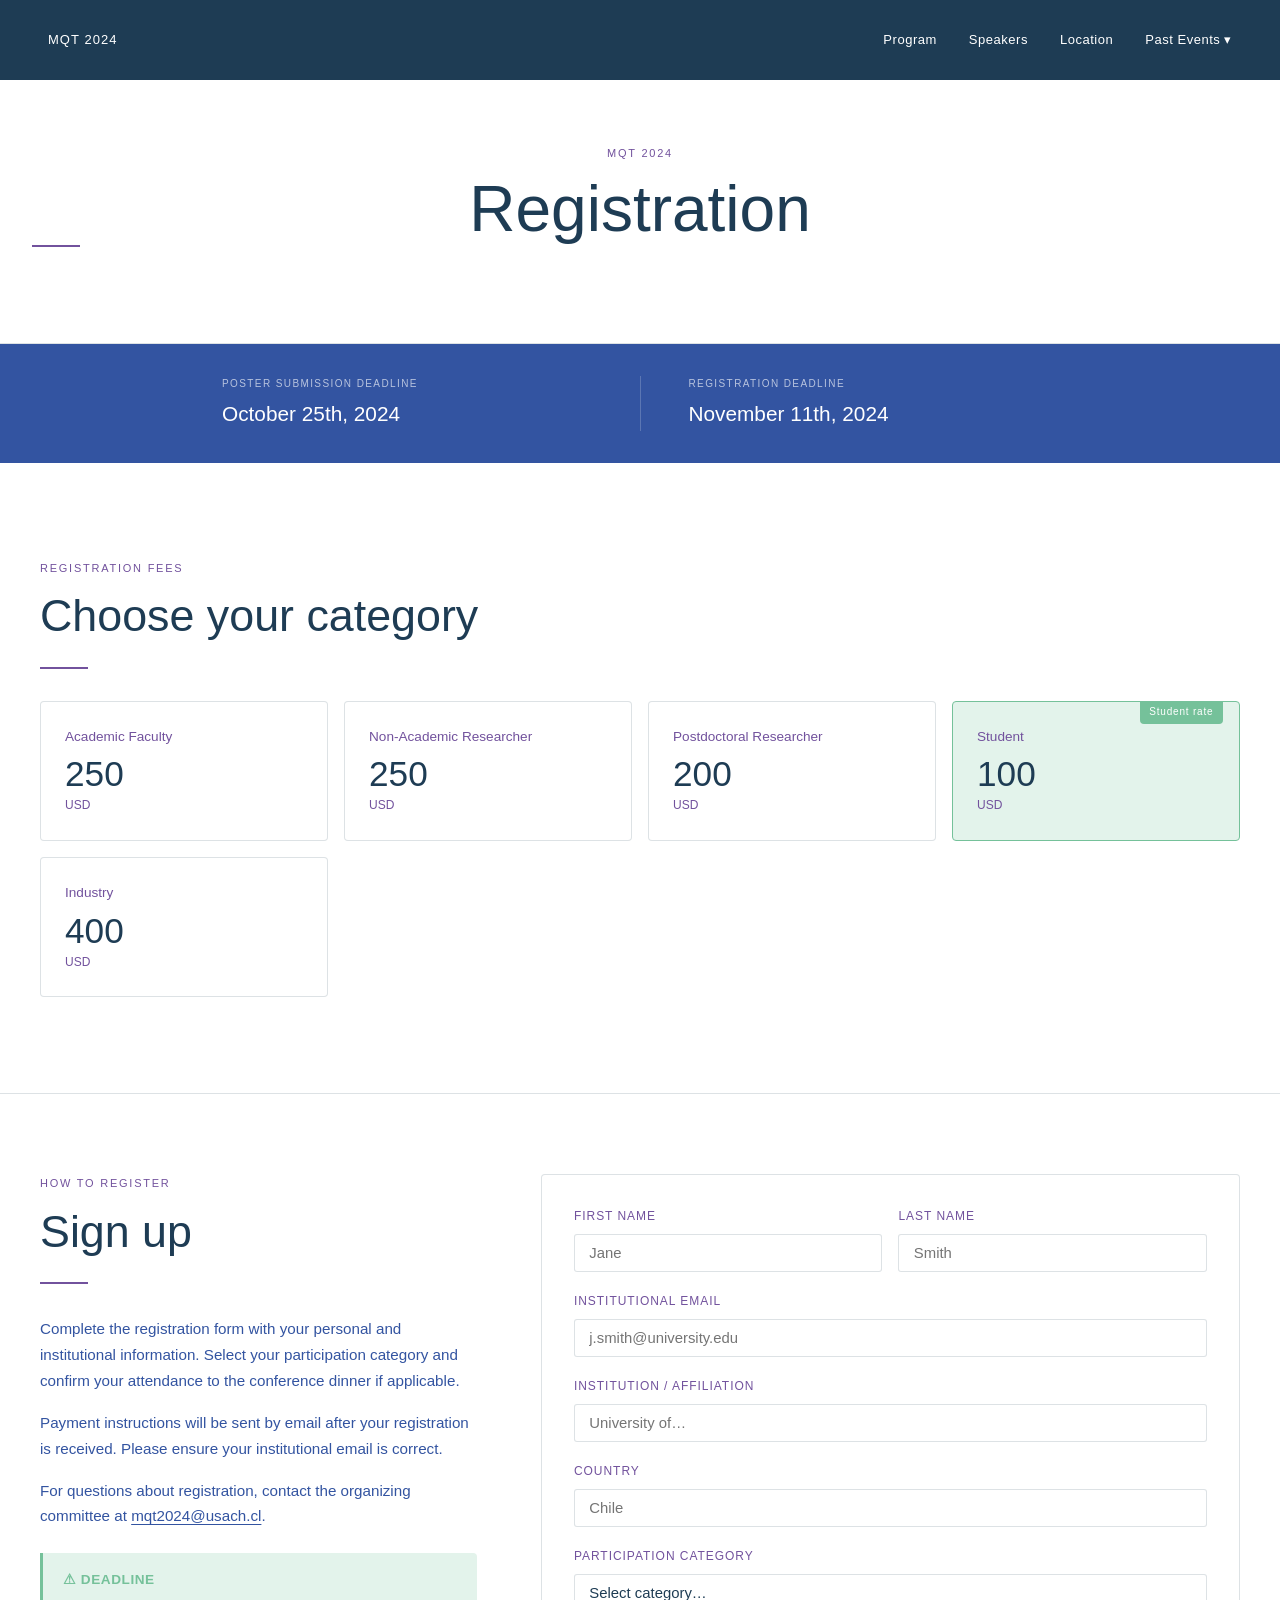
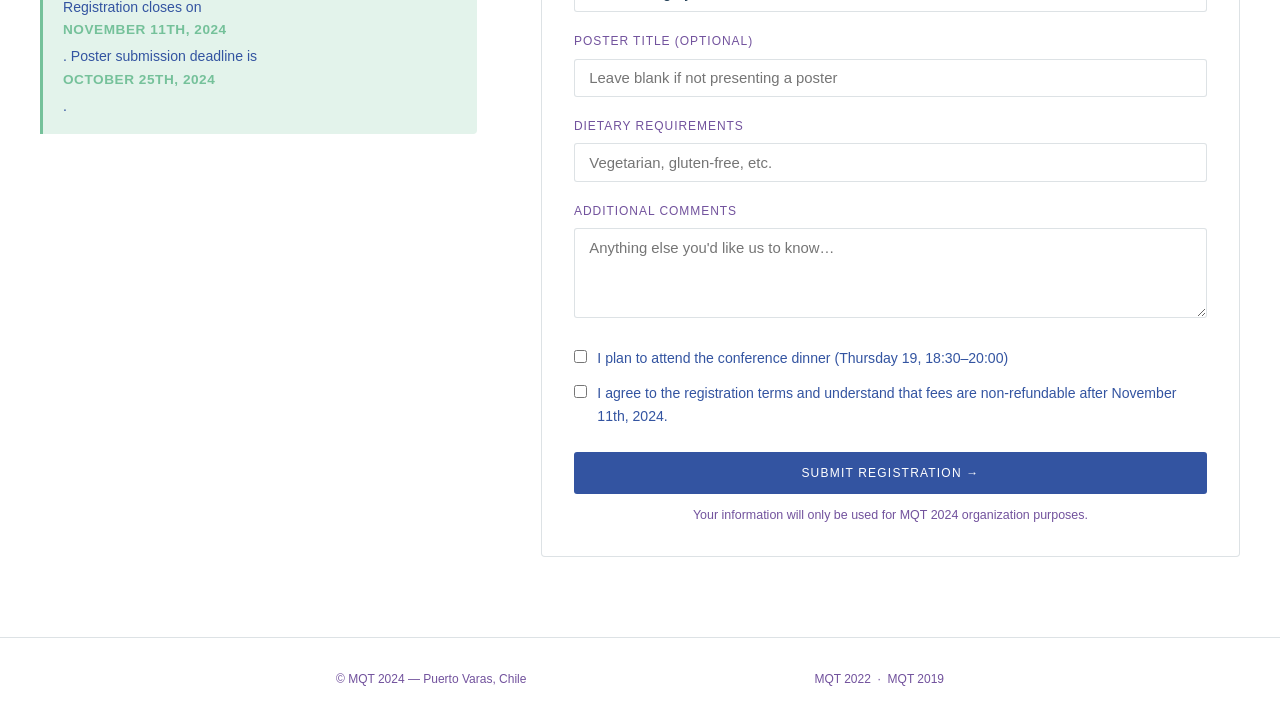
<file: registration.html>
<!DOCTYPE html>
<html lang="en">
<head>
  <meta charset="UTF-8">
  <meta name="viewport" content="width=device-width, initial-scale=1.0">
  <title>Registration – MQT 2024</title>
  <link rel="preconnect" href="https://fonts.googleapis.com">
  <link href="https://fonts.googleapis.com/css2?family=EB+Garamond:ital,wght@0,400;0,500;1,400&family=DM+Mono:wght@400;500&family=Figtree:wght@300;400;500;600&display=swap" rel="stylesheet">
  
  <link rel="stylesheet" href="style.css">

</head>
<body>

<nav>
  <a href="index.html" class="nav-brand">MQT 2024</a>
  <ul class="nav-links">
    <li><a href="program.html">Program</a></li>
    <li><a href="speakers.html">Speakers</a></li>
    <li><a href="location.html">Location</a></li>
    <li class="nav-dropdown">
      <a href="#">Past Events ▾</a>
      <div class="dropdown-menu">
        <a href="https://mqt2022.org" target="_blank">MQT 2022</a>
        <a href="http://mqt2019.org" target="_blank">MQT 2019</a>
      </div>
    </li>
  </ul>
</nav>

<div class="page-header">
  <div class="section-label">MQT 2024</div>
  <h1 class="page-title">Registration</h1>
  <div class="section-divider"></div>
</div>

<!-- DEADLINES BANNER -->
<div class="deadlines-banner">
  <div class="deadlines-inner">
    <div class="deadline-item">
      <div class="deadline-item-label">Poster submission deadline</div>
      <div class="deadline-item-date">October 25th, 2024</div>
    </div>
    <div class="deadline-sep"></div>
    <div class="deadline-item">
      <div class="deadline-item-label">Registration deadline</div>
      <div class="deadline-item-date">November 11th, 2024</div>
    </div>
  </div>
</div>

<!-- FEES -->
<section class="fees-section">
  <div class="container">
    <span class="block-label">Registration Fees</span>
    <h2 class="block-title">Choose your category</h2>
    <div class="block-divider"></div>

    <div class="fee-cards">
      <div class="fee-card">
        <div class="fee-category">Academic Faculty</div>
        <div class="fee-amount">250</div>
        <div class="fee-currency">USD</div>
      </div>
      <div class="fee-card">
        <div class="fee-category">Non-Academic Researcher</div>
        <div class="fee-amount">250</div>
        <div class="fee-currency">USD</div>
      </div>
      <div class="fee-card">
        <div class="fee-category">Postdoctoral Researcher</div>
        <div class="fee-amount">200</div>
        <div class="fee-currency">USD</div>
      </div>
      <div class="fee-card highlight">
        <div class="fee-category">Student</div>
        <div class="fee-amount">100</div>
        <div class="fee-currency">USD</div>
      </div>
      <div class="fee-card">
        <div class="fee-category">Industry</div>
        <div class="fee-amount">400</div>
        <div class="fee-currency">USD</div>
      </div>
    </div>
  </div>
</section>

<!-- FORM -->
<section class="form-section" id="register">
  <div class="container">
    <div class="reg-layout">
      <!-- INFO COLUMN -->
      <div>
        <span class="block-label">How to register</span>
        <h2 class="block-title">Sign up</h2>
        <div class="block-divider"></div>
        <div class="reg-info">
          <p>Complete the registration form with your personal and institutional information. Select your participation category and confirm your attendance to the conference dinner if applicable.</p>
          <p>Payment instructions will be sent by email after your registration is received. Please ensure your institutional email is correct.</p>
          <p>For questions about registration, contact the organizing committee at <a href="mailto:mqt2024@usach.cl">mqt2024@usach.cl</a>.</p>
        </div>
        <div class="reg-note">
          <strong>⚠ Deadline</strong>
          Registration closes on <strong>November 11th, 2024</strong>. Poster submission deadline is <strong>October 25th, 2024</strong>.
        </div>
      </div>

      <!-- FORM COLUMN -->
      <div class="reg-form" id="reg-form-wrap">
        <form id="regForm" onsubmit="handleSubmit(event)">
          <div class="form-row">
            <div class="form-group">
              <label for="first-name">First name</label>
              <input type="text" id="first-name" placeholder="Jane" required>
            </div>
            <div class="form-group">
              <label for="last-name">Last name</label>
              <input type="text" id="last-name" placeholder="Smith" required>
            </div>
          </div>

          <div class="form-group">
            <label for="email">Institutional email</label>
            <input type="email" id="email" placeholder="j.smith@university.edu" required>
          </div>

          <div class="form-group">
            <label for="institution">Institution / Affiliation</label>
            <input type="text" id="institution" placeholder="University of…" required>
          </div>

          <div class="form-group">
            <label for="country">Country</label>
            <input type="text" id="country" placeholder="Chile" required>
          </div>

          <div class="form-group">
            <label for="category">Participation category</label>
            <select id="category" required>
              <option value="" disabled selected>Select category…</option>
              <option value="faculty">Academic Faculty — 250 USD</option>
              <option value="non-academic">Non-Academic Researcher — 250 USD</option>
              <option value="postdoc">Postdoctoral Researcher — 200 USD</option>
              <option value="student">Student — 100 USD</option>
              <option value="industry">Industry — 400 USD</option>
            </select>
          </div>

          <div class="form-group">
            <label for="poster-title">Poster title (optional)</label>
            <input type="text" id="poster-title" placeholder="Leave blank if not presenting a poster">
          </div>

          <div class="form-group">
            <label for="dietary">Dietary requirements</label>
            <input type="text" id="dietary" placeholder="Vegetarian, gluten-free, etc.">
          </div>

          <div class="form-group">
            <label for="comments">Additional comments</label>
            <textarea id="comments" placeholder="Anything else you'd like us to know…"></textarea>
          </div>

          <div class="form-check">
            <input type="checkbox" id="dinner" name="dinner">
            <label for="dinner">I plan to attend the conference dinner (Thursday 19, 18:30–20:00)</label>
          </div>

          <div class="form-check">
            <input type="checkbox" id="terms" required>
            <label for="terms">I agree to the registration terms and understand that fees are non-refundable after November 11th, 2024.</label>
          </div>

          <div class="form-submit">
            <button type="submit" class="btn-primary">Submit Registration →</button>
          </div>
          <p class="form-disclaimer">Your information will only be used for MQT 2024 organization purposes.</p>
        </form>

        <div class="form-success" id="form-success">
          <div class="check">✓</div>
          <h3>Registration received!</h3>
          <p>Thank you for registering. You'll receive a confirmation email within 48 hours with payment instructions.</p>
        </div>
      </div>
    </div>
  </div>
</section>

<footer>
  <span>© MQT 2024 — Puerto Varas, Chile</span>
  <span><a href="https://mqt2022.org" target="_blank">MQT 2022</a> &nbsp;·&nbsp; <a href="http://mqt2019.org" target="_blank">MQT 2019</a></span>
</footer>

<script>
  function handleSubmit(e) {
    e.preventDefault();
    document.getElementById('regForm').style.display = 'none';
    document.getElementById('form-success').style.display = 'block';
  }
</script>
</body>
</html>
</file>
<file: style.css>
*,
*::before,
*::after {
  box-sizing: border-box;
  margin: 0;
  padding: 0;
}

:root {
  --navy: #1e3c54;
  --blue: #3354a1;
  --violet: #72529d;
  --white: #ffffff;
  --mint: #75c19a;
  --mint-pale: #e3f3eb;
  --border: rgba(30, 60, 84, 0.15);
  --ff-noto: "Noto Sans", sans-serif;
}

html {
  scroll-behavior: smooth;
}

body {
  font-family: var(--ff-noto);
  background: var(--white);
  color: var(--navy);
  font-size: 16px;
  line-height: 1.65;
}

a {
  color: var(--blue);
  text-decoration: underline;
  text-underline-offset: 3px;
}

nav {
  position: fixed;
  top: 0;
  left: 0;
  right: 0;
  z-index: 100;
  display: flex;
  align-items: center;
  justify-content: space-between;
  padding: 0 3rem;
  height: 80px;
  background: var(--navy);
  backdrop-filter: blur(12px);
  border-bottom: 1px solid var(--border);
  box-sizing: border-box;
}

.nav-brand {
  font-family: var(--ff-noto);
  font-size: 13px;
  font-weight: 500;
  letter-spacing: 0.08em;
  color: var(--white);
  text-decoration: none;
}

.nav-links {
  display: flex;
  gap: 2rem;
  list-style: none;
  align-items: center;
  margin: 0;
  padding: 0;
}

.nav-links a {
  font-size: 13px;
  font-weight: 500;
  letter-spacing: 0.04em;
  color: var(--white);
  text-decoration: none;
  transition: color 0.2s;
}

.nav-links a:hover,
.nav-links a.active {
  color: var(--mint);
}

.nav-dropdown {
  position: relative;
}

.nav-dropdown .dropdown-menu {
  display: none;
  position: absolute;
  top: 100%;
  right: 0;
  background: var(--white);
  border: 1px solid var(--border);
  border-radius: 6px;
  min-width: 160px;
  padding: 0.5rem 0;
  box-shadow: 0 8px 24px rgba(0, 0, 0, 0.08);
}

.nav-dropdown:hover .dropdown-menu {
  display: block;
}

.dropdown-menu a {
  display: block;
  padding: 0.5rem 1rem;
  font-size: 13px;
  color: var(--blue);
  text-decoration: none;
}

.dropdown-menu a:hover {
  color: var(--navy);
  background: var(--mint);
}

.nav-toggle {
  display: none;
  background: none;
  border: none;
  cursor: pointer;
  padding: 0.5rem;
}

.nav-toggle svg {
  fill: var(--white);
}

@media (max-width: 768px) {
  nav {
    padding: 0 1.5rem;
  }

  .nav-toggle {
    display: block;
  }

  .nav-links {
    position: absolute;
    top: 80px;
    right: -100%;
    width: 260px;
    height: calc(100vh - 80px);
    background: var(--navy);
    border-left: 1px solid var(--border);
    flex-direction: column;
    align-items: flex-start;
    padding: 2rem 1.5rem;
    gap: 1.5rem;
    transition: right 0.3s ease-in-out;
    box-shadow: -8px 8px 24px rgba(0, 0, 0, 0.15);
  }

  .nav-links.active {
    right: 0;
  }

  .nav-dropdown {
    width: 100%;
  }

  .nav-dropdown .dropdown-menu {
    position: relative;
    top: 0;
    right: 0;
    width: 100%;
    background: rgba(255, 255, 255, 0.05);
    box-shadow: none;
    border: none;
    margin-top: 0.5rem;
    padding: 0;
  }

  .dropdown-menu a {
    color: var(--white);
    padding: 0.6rem 1rem;
  }

  .dropdown-menu a:hover {
    background: transparent;
    color: var(--mint);
  }
}

.container {
  max-width: 1200px;
  margin: 0 auto;
}

.section-label,
.block-label {
  display: block;
  font-family: var(--ff-noto);
  font-size: 11px;
  letter-spacing: 0.16em;
  text-transform: uppercase;
  color: var(--violet);
  margin-bottom: 0.75rem;
}

.section-title,
.block-title {
  font-family: var(--ff-noto);
  font-size: clamp(2rem, 3.5vw, 2.8rem);
  font-weight: 400;
  line-height: 1.2;
  color: var(--navy);
  margin-bottom: 1.5rem;
}

.section-divider,
.block-divider {
  width: 48px;
  height: 2px;
  background: var(--violet);
  margin-bottom: 2rem;
}

.section-divider--center {
  margin-left: auto;
  margin-right: auto;
}

.page-header {
  padding: 9rem 2rem 4rem;
  text-align: center;
  background: var(--white);
  border-bottom: 1px solid var(--border);
}

.page-title {
  font-family: var(--ff-noto);
  font-size: clamp(2.5rem, 5vw, 4rem);
  font-weight: 400;
  line-height: 1.1;
  color: var(--navy);
}

footer {
  border-top: 1px solid var(--border);
  padding: 2rem 3rem;
  display: flex;
  justify-content: space-evenly;
  align-items: center;
  font-family: var(--ff-noto);
  font-size: 12px;
  color: var(--violet);
}

footer a {
  color: var(--violet);
  text-decoration: none;
}

footer a:hover {
  color: var(--blue);
}

footer .footer-title {
  font-family: var(--ff-noto);
  font-size: clamp(2rem, 3.5vw, 2rem);
  font-weight: 400;
  line-height: 1.2;
  color: var(--navy);
  margin-bottom: 1.5rem;
}

.fade-in {
  opacity: 0;
  transform: translateY(20px);
  transition: opacity 0.6s ease, transform 0.6s ease;
}

.fade-in.visible {
  opacity: 1;
  transform: translateY(0);
}

.hero {
  position: relative;
  min-height: 100vh;
  display: flex;
  flex-direction: column;
  align-items: center;
  justify-content: center;
  text-align: center;
  padding: 8rem 2rem 5rem;
  overflow: hidden;
}

.hero-bg {
  position: absolute;
  inset: 0;
  background:
    radial-gradient(ellipse 60% 50% at 50% 60%, rgba(30, 60, 84, 0.07) 0%, transparent 70%),
    linear-gradient(180deg, var(--white) 0%, var(--white) 100%);
}

.hero-eyebrow {
  position: relative;
  font-family: var(--ff-noto);
  font-size: 11px;
  letter-spacing: 0.18em;
  text-transform: uppercase;
  color: var(--violet);
  margin-bottom: 2rem;
  display: inline-flex;
  align-items: center;
  gap: 0.75rem;
}

.hero-eyebrow::before,
.hero-eyebrow::after {
  content: "";
  display: block;
  width: 40px;
  height: 1px;
  background: var(--violet);
}

.hero-title {
  position: relative;
  font-family: var(--ff-noto);
  font-size: clamp(2.8rem, 6vw, 4rem);
  font-weight: 400;
  line-height: 1.1;
  letter-spacing: -0.01em;
  color: var(--navy);
  max-width: 900px;
  margin-bottom: 1.5rem;
}

.hero-title em {
  font-style: italic;
  color: var(--blue);
}

.hero-subtitle {
  position: relative;
  font-family: var(--ff-noto);
  font-size: 1.35rem;
  color: var(--blue);
  font-style: italic;
  margin-bottom: 2.5rem;
}

.hero-badge {
  position: relative;
  display: inline-flex;
  align-items: center;
  gap: 0.5rem;
  background: var(--mint-pale);
  border: 1px solid var(--violet);
  border-radius: 100px;
  padding: 0.45rem 1.25rem;
  font-family: var(--ff-noto);
  font-size: 12px;
  letter-spacing: 0.06em;
  color: var(--violet);
  margin-bottom: 3rem;
}

.hero-photo {
  position: relative;
  width: min(700px, 90%);
  border-radius: 4px;
  overflow: hidden;
  box-shadow: 0 32px 80px rgba(30, 60, 84, 0.18);
  border: 1px solid var(--border);
}

.hero-photo img {
  width: 100%;
  display: block;
}

.about-section {
  padding: 6rem 2rem;
  background: var(--white);
  border-top: 1px solid var(--border);
  border-bottom: 1px solid var(--border);
}

.about-grid {
  display: grid;
  grid-template-columns: 1fr 1fr;
  gap: 4rem;
  align-items: start;
}

.about-text p {
  font-size: 1.05rem;
  color: var(--blue);
  margin-bottom: 1rem;
  line-height: 1.75;
}

.about-text p:last-child {
  margin-bottom: 0;
}

.about-text a {
  color: var(--blue);
  font-weight: 700;
  text-decoration: none;
}

.about-text a:hover {
  color: var(--navy);
  text-decoration: underline;
}

.venue-section {
  padding: 6rem 2rem;
}

.venue-card {
  background: var(--white);
  border: 1px solid var(--border);
  border-radius: 4px;
  padding: 2.5rem;
  margin-top: 2rem;
  display: flex;
  gap: 2rem;
  align-items: center;
}

.venue-icon {
  width: 48px;
  height: 48px;
  flex-shrink: 0;
  background: var(--mint);
  border-radius: 4px;
  display: flex;
  align-items: center;
  justify-content: center;
}

.venue-icon svg {
  width: 24px;
  height: 24px;
  stroke: var(--white);
  fill: none;
  stroke-width: 1.5;
}

.venue-body h3 {
  font-family: var(--ff-noto);
  font-size: 1.4rem;
  font-weight: 400;
  margin-bottom: 0.5rem;
}

.venue-body p {
  color: var(--blue);
  font-size: 0.95rem;
}

.venue-body a {
  color: var(--blue);
  text-decoration: underline;
  text-underline-offset: 3px;
}

.dates-section {
  padding: 6rem 2rem;
  background: var(--white);
  border-top: 1px solid var(--border);
  border-bottom: 1px solid var(--border);
}

.dates-grid {
  display: grid;
  grid-template-columns: 1fr 1fr;
  gap: 3rem;
}

.date-block {
  padding: 2rem;
  background: var(--white);
  border: 1px solid var(--border);
  border-radius: 4px;
  position: relative;
  overflow: hidden;
}

.date-block::before {
  content: "";
  position: absolute;
  top: 0;
  left: 0;
  bottom: 0;
  width: 3px;
  background: var(--violet);
}

.date-block a {
  color: var(--blue);
  text-decoration: none;
}

.date-block a:hover {
  color: var(--navy);
  text-decoration: underline;
}

.date-label {
  font-family: var(--ff-noto);
  font-size: 11px;
  letter-spacing: 0.12em;
  text-transform: uppercase;
  color: var(--violet);
  margin-bottom: 0.5rem;
}

.date-value {
  font-family: var(--ff-noto);
  font-size: 1.25rem;
  color: var(--navy);
  font-weight: 500;
}

.fees-section {
  padding: 6rem 2rem;
}

.fees-table {
  width: 100%;
  border-collapse: collapse;
  margin-top: 2rem;
  font-size: 0.95rem;
}

.fees-table thead tr {
  border-bottom: 2px solid var(--navy);
}

.fees-table th {
  font-family: var(--ff-noto);
  font-size: 11px;
  letter-spacing: 0.1em;
  text-transform: uppercase;
  color: var(--violet);
  padding: 0.5rem 1rem 0.75rem;
  text-align: left;
  font-weight: 400;
}

.fees-table th:last-child {
  text-align: right;
}

.fees-table td {
  font-family: var(--ff-noto);
  padding: 1rem;
  border-bottom: 1px solid var(--border);
  color: var(--blue);
}

.fees-table td:last-child {
  text-align: right;
  font-size: 1rem;
  color: var(--navy);
  font-weight: 500;
}

.fees-table tbody tr:hover {
  background: var(--mint-pale);
}

.fees-table tbody tr.highlight td {
  color: var(--navy);
  font-weight: 500;
}

.sponsors-section {
  padding: 6rem 2rem;
  background: var(--white);
  border-top: 1px solid var(--border);
}

.sponsors-grid {
  display: flex;
  flex-wrap: wrap;
  gap: 2.5rem;
  align-items: center;
  justify-content: center;
}

.sponsor-item img {
  height: 100px;
  width: auto;
  object-fit: contain;
  transition: opacity 0.2s, filter 0.2s;
}

.sponsor-item img:hover {
  opacity: 0.85;
  filter: grayscale(0.3);
}

.download-bar {
  background: var(--blue);
  padding: 1rem 2rem;
  display: flex;
  align-items: center;
  justify-content: center;
  gap: 1rem;
}

.download-bar p {
  font-family: var(--ff-noto);
  font-size: 12px;
  color: rgba(255, 255, 255, 0.75);
  letter-spacing: 0.06em;
}

.download-bar a {
  display: inline-flex;
  align-items: center;
  gap: 0.5rem;
  background: var(--white);
  color: var(--blue);
  font-family: var(--ff-noto);
  font-size: 12px;
  letter-spacing: 0.06em;
  text-decoration: none;
  padding: 0.5rem 1.25rem;
  border-radius: 3px;
  font-weight: 500;
  transition: opacity 0.2s;
}

.download-bar a:hover {
  opacity: 0.85;
}

.week-section {
  padding: 4rem 2rem;
  text-align: center;
}

.week-section img {
  max-width: 900px;
  width: 100%;
  border: 1px solid var(--border);
  border-radius: 4px;
}

.schedule-section {
  padding: 2rem 2rem 6rem;
}

.day-tabs {
  display: flex;
  gap: 0;
  border-bottom: 2px solid var(--border);
  margin-bottom: 0;
  overflow-x: auto;
}

.day-tab {
  font-family: var(--ff-noto);
  font-size: 12px;
  letter-spacing: 0.08em;
  padding: 0.75rem 1.5rem;
  cursor: pointer;
  color: var(--violet);
  border-bottom: 2px solid transparent;
  margin-bottom: -2px;
  white-space: nowrap;
  transition: color 0.2s, border-color 0.2s;
  background: none;
  border-top: none;
  border-left: none;
  border-right: none;
}

.day-tab:hover {
  color: var(--blue);
}

.day-tab.active {
  color: var(--blue);
  border-bottom-color: var(--blue);
}

.day-panel {
  display: none;
  padding-top: 2rem;
}

.day-panel.active {
  display: block;
}

.schedule-item {
  display: grid;
  grid-template-columns: 140px 1fr;
  gap: 1.5rem;
  padding: 1rem 0;
  border-bottom: 1px solid var(--border);
  align-items: start;
}

.schedule-item:last-child {
  border-bottom: none;
}

.schedule-time {
  font-family: var(--ff-noto);
  font-size: 12px;
  color: var(--violet);
  padding-top: 3px;
}

.schedule-title {
  font-family: var(--ff-noto);
  font-size: 1.05rem;
  font-weight: 400;
  color: var(--navy);
  line-height: 1.4;
}

.schedule-title a {
  color: var(--blue);
  text-decoration: none;
}

.schedule-title a:hover {
  text-decoration: underline;
}

.schedule-speaker {
  font-size: 0.85rem;
  color: var(--blue);
  margin-top: 0.2rem;
}

.schedule-speaker a {
  color: var(--blue);
  text-decoration: none;
}

.schedule-speaker a:hover {
  color: var(--navy);
}

.schedule-break {
  background: var(--mint-pale);
}

.schedule-break .schedule-title {
  color: var(--violet);
  font-style: italic;
  font-size: 0.9rem;
}

.schedule-break .schedule-time {
  color: var(--violet);
}

.schedule-special {
  background: var(--mint-pale);
  border-left: 3px solid var(--mint);
  padding-left: 1rem;
}

.schedule-special .schedule-title {
  color: var(--blue);
  font-style: italic;
}

.poster-label {
  font-family: var(--ff-noto);
  font-size: 11px;
  letter-spacing: 0.12em;
  text-transform: uppercase;
  color: var(--violet);
  margin: 2.5rem 0 1rem;
  display: block;
}

.poster-item {
  display: grid;
  grid-template-columns: 48px 1fr;
  gap: 1rem;
  padding: 0.75rem 0;
  border-bottom: 1px solid var(--border);
  align-items: start;
}

.poster-num {
  font-family: var(--ff-noto);
  font-size: 12px;
  color: var(--violet);
  font-weight: 500;
  padding-top: 3px;
}

.poster-title {
  font-family: var(--ff-noto);
  font-size: 0.95rem;
  color: var(--navy);
  line-height: 1.4;
}

.poster-title a {
  color: var(--blue);
  text-decoration: none;
}

.poster-author {
  font-size: 0.82rem;
  color: var(--blue);
  margin-top: 0.15rem;
}

.speakers-section {
  padding: 5rem 2rem;
}

.speakers-grid {
  display: grid;
  grid-template-columns: repeat(auto-fill, minmax(260px, 1fr));
  gap: 1px;
  border-radius: 4px;
  overflow: hidden;
}

.speaker-card {
  background: var(--white);
  padding: 1.25rem 1.5rem;
  transition: background 0.15s;
}

.speaker-card:hover {
  background: var(--mint);
}

.speaker-name {
  font-family: var(--ff-noto);
  font-size: 1.05rem;
  font-weight: 500;
  color: var(--navy);
}

.speaker-affil {
  font-size: 0.82rem;
  color: var(--violet);
  margin-top: 0.2rem;
}

.organizers-section {
  padding: 5rem 2rem;
  background: var(--white);
  border-top: 1px solid var(--border);
}

.organizers-grid {
  display: grid;
  grid-template-columns: repeat(auto-fill, minmax(300px, 1fr));
  gap: 1.5rem;
  margin-top: 1rem;
}

.organizer-card {
  display: flex;
  gap: 1.25rem;
  align-items: flex-start;
  background: var(--white);
  border: 1px solid var(--border);
  border-radius: 4px;
  padding: 1.25rem;
}

.organizer-photo {
  width: 72px;
  height: 72px;
  border-radius: 50%;
  object-fit: cover;
  flex-shrink: 0;
  border: 2px solid var(--border);
  background: var(--white);
}

.organizer-initials {
  width: 72px;
  height: 72px;
  border-radius: 50%;
  flex-shrink: 0;
  background: var(--mint);
  display: flex;
  align-items: center;
  justify-content: center;
  font-family: var(--ff-noto);
  font-size: 1.2rem;
  color: var(--white);
  font-weight: 500;
}

.organizer-name {
  font-family: var(--ff-noto);
  font-size: 1.1rem;
  font-weight: 500;
  color: var(--navy);
}

.organizer-inst {
  font-size: 0.83rem;
  color: var(--violet);
  margin-top: 0.2rem;
  line-height: 1.4;
}

.content-section {
  padding: 5rem 2rem;
}

.map-wrap {
  display: flex;
  flex-wrap: wrap;
  justify-content: space-around;
  align-items: center;
  gap: 2rem;
  border-radius: 4px;
  overflow: hidden;
  margin-bottom: 2rem;
}

.map-wrap img {
  width: 100%;
  max-width: 400px;
  display: block;
  object-fit: cover;
  filter: grayscale(0.2) brightness(0.9);
  transition: filter 0.2s;
  border-radius: 4px;
}

.map-wrap iframe {
  display: block;
  width: 100%;
  max-width: 700px;
  height: 420px;
  border: none;
  border-radius: 4px;
}

.info-grid {
  display: grid;
  grid-template-columns: 1fr 1fr;
  gap: 1.5rem;
  margin-top: 2rem;
}

.info-card {
  background: var(--white);
  border: 1px solid var(--border);
  border-radius: 4px;
  padding: 1.5rem;
  position: relative;
  overflow: hidden;
}

.info-card::before {
  content: "";
  position: absolute;
  top: 0;
  left: 0;
  right: 0;
  height: 3px;
  background: var(--blue);
}

.info-card-label {
  font-family: var(--ff-noto);
  font-size: 11px;
  letter-spacing: 0.12em;
  text-transform: uppercase;
  color: var(--violet);
  margin-bottom: 0.5rem;
}

.info-card-title {
  font-family: var(--ff-noto);
  font-size: 1.15rem;
  color: var(--navy);
  margin-bottom: 0.5rem;
}

.info-card p {
  font-size: 0.9rem;
  color: var(--blue);
  line-height: 1.6;
}

.flights-section {
  padding: 2rem 2rem;
  background: var(--white);
  border-top: 1px solid var(--border);
}

.flight-row {
  display: flex;
  align-items: flex-start;
  gap: 1.5rem;
  padding: 1.5rem 0;
  border-bottom: 1px solid var(--border);
}

.flight-row:last-child {
  border-bottom: none;
}

.flight-icon {
  width: 40px;
  height: 40px;
  flex-shrink: 0;
  background: var(--mint);
  border-radius: 4px;
  display: flex;
  align-items: center;
  justify-content: center;
}

.flight-icon svg {
  width: 20px;
  height: 20px;
  stroke: var(--white);
  fill: none;
  stroke-width: 1.5;
}

.flight-text strong {
  color: var(--navy);
  font-weight: 600;
}

.flight-text p {
  font-size: 0.92rem;
  color: var(--blue);
  margin-top: 0.25rem;
}

.airlines {
  display: flex;
  gap: 1rem;
  flex-wrap: wrap;
  margin-top: 1rem;
}

.airline-tag {
  font-family: var(--ff-noto);
  font-size: 11px;
  letter-spacing: 0.06em;
  padding: 0.3rem 0.75rem;
  background: var(--mint-pale);
  color: var(--blue);
  border-radius: 3px;
}

.deadlines-banner {
  background: var(--blue);
  color: var(--white);
}

.deadlines-inner {
  max-width: 900px;
  margin: 0 auto;
  padding: 2rem;
  display: flex;
  gap: 3rem;
  align-items: center;
  flex-wrap: wrap;
}

.deadline-item {
  flex: 1;
  min-width: 200px;
}

.deadline-item-label {
  font-family: var(--ff-noto);
  font-size: 10px;
  letter-spacing: 0.14em;
  text-transform: uppercase;
  color: rgba(255, 255, 255, 0.65);
  margin-bottom: 0.3rem;
}

.deadline-item-date {
  font-family: var(--ff-noto);
  font-size: 1.3rem;
  color: var(--white);
}

.deadline-sep {
  width: 1px;
  background: rgba(255, 255, 255, 0.2);
  align-self: stretch;
}

.fees-cards-section {
  padding: 5rem 2rem;
}

.fee-cards {
  display: grid;
  grid-template-columns: repeat(auto-fill, minmax(240px, 1fr));
  gap: 1rem;
}

.fee-card {
  background: var(--white);
  border: 1px solid var(--border);
  border-radius: 4px;
  padding: 1.5rem;
  position: relative;
  transition: border-color 0.2s;
}

.fee-card:hover {
  border-color: var(--blue);
}

.fee-card.highlight {
  border-color: var(--mint);
  background: var(--mint-pale);
}

.fee-card.highlight::after {
  content: "Student rate";
  position: absolute;
  top: -1px;
  right: 1rem;
  font-family: var(--ff-noto);
  font-size: 10px;
  letter-spacing: 0.08em;
  background: var(--mint);
  color: var(--white);
  padding: 0.2rem 0.6rem;
  border-radius: 0 0 4px 4px;
}

.fee-category {
  font-size: 0.85rem;
  color: var(--violet);
  margin-bottom: 0.5rem;
}

.fee-amount {
  font-family: var(--ff-noto);
  font-size: 2.2rem;
  font-weight: 400;
  color: var(--navy);
  line-height: 1;
}

.fee-currency {
  font-family: var(--ff-noto);
  font-size: 12px;
  color: var(--violet);
  margin-top: 0.3rem;
}

.form-section {
  padding: 5rem 2rem;
  background: var(--white);
  border-top: 1px solid var(--border);
}

.reg-layout {
  display: grid;
  grid-template-columns: 1fr 1.6fr;
  gap: 4rem;
  align-items: start;
}

.reg-info p {
  font-size: 0.95rem;
  color: var(--blue);
  margin-bottom: 1rem;
  line-height: 1.7;
}

.reg-note {
  background: var(--mint-pale);
  border-left: 3px solid var(--mint);
  padding: 1rem 1.25rem;
  border-radius: 0 4px 4px 0;
  font-size: 0.88rem;
  color: var(--blue);
  margin-top: 1.5rem;
}

.reg-note strong {
  color: var(--mint);
  display: block;
  margin-bottom: 0.25rem;
  font-size: 0.85rem;
  letter-spacing: 0.04em;
  font-family: var(--ff-noto);
  text-transform: uppercase;
}

.reg-form {
  background: var(--white);
  border: 1px solid var(--border);
  border-radius: 4px;
  padding: 2rem;
}

.form-group {
  margin-bottom: 1.25rem;
}

.form-group label {
  display: block;
  font-size: 12px;
  font-family: var(--ff-noto);
  letter-spacing: 0.08em;
  text-transform: uppercase;
  color: var(--violet);
  margin-bottom: 0.4rem;
}

.form-group input,
.form-group select,
.form-group textarea {
  width: 100%;
  padding: 0.65rem 0.9rem;
  border: 1px solid var(--border);
  border-radius: 3px;
  background: var(--white);
  color: var(--navy);
  font-family: var(--ff-noto);
  font-size: 0.93rem;
  outline: none;
  transition: border-color 0.2s;
  appearance: none;
}

.form-group input:focus,
.form-group select:focus,
.form-group textarea:focus {
  border-color: var(--blue);
}

.form-group textarea {
  resize: vertical;
  min-height: 90px;
}

.form-row {
  display: grid;
  grid-template-columns: 1fr 1fr;
  gap: 1rem;
}

.form-check {
  display: flex;
  align-items: flex-start;
  gap: 0.65rem;
  margin-bottom: 0.75rem;
}

.form-check input[type="checkbox"] {
  margin-top: 3px;
  flex-shrink: 0;
  accent-color: var(--blue);
}

.form-check label {
  font-size: 0.88rem;
  color: var(--blue);
  cursor: pointer;
}

.form-submit {
  margin-top: 1.5rem;
}

.btn-primary {
  width: 100%;
  padding: 0.85rem;
  background: var(--blue);
  color: var(--white);
  border: none;
  border-radius: 3px;
  font-family: var(--ff-noto);
  font-size: 12px;
  letter-spacing: 0.1em;
  text-transform: uppercase;
  cursor: pointer;
  transition: opacity 0.2s;
}

.btn-primary:hover {
  opacity: 0.88;
}

.form-disclaimer {
  font-size: 0.78rem;
  color: var(--violet);
  text-align: center;
  margin-top: 0.75rem;
  line-height: 1.5;
}

.form-success {
  display: none;
  text-align: center;
  padding: 3rem 2rem;
}

.form-success .check {
  font-size: 2.5rem;
  margin-bottom: 1rem;
}

.form-success h3 {
  font-family: var(--ff-noto);
  font-size: 1.5rem;
  color: var(--navy);
  margin-bottom: 0.5rem;
}

.form-success p {
  font-size: 0.9rem;
  color: var(--blue);
}

.interviews-section {
  padding: 60px 0;
}

.interviews-grid {
  display: grid;
  grid-template-columns: repeat(auto-fit, minmax(300px, 1fr));
  gap: 30px;
  padding: 2rem;
  margin-top: 40px;
}

.interview-card {
  display: flex;
  flex-direction: column;
  background-color: var(--white);
  border: 1px solid var(--border);
  border-radius: 8px;
  padding: 24px;
  text-decoration: none;
  color: inherit;
  position: relative;
  transition: transform 0.3s ease, box-shadow 0.3s ease, border-color 0.3s ease;
  overflow: hidden;
}

.interview-card:hover {
  border-color: var(--blue);
}

.interview-badge {
  align-self: flex-start;
  background-color: var(--mint);
  color: var(--white);
  font-family: var(--ff-noto);
  font-size: 0.75rem;
  font-weight: 700;
  text-transform: uppercase;
  letter-spacing: 0.05em;
  padding: 4px 10px;
  border-radius: 4px;
  margin-bottom: 20px;
}

.interview-content {
  display: flex;
  flex-direction: column;
  flex-grow: 1;
}

.interview-date {
  font-family: var(--ff-noto);
  font-size: 0.8rem;
  color: var(--violet);
  margin-bottom: 8px;
}

.interview-title {
  font-family: var(--ff-noto);
  font-size: 1.25rem;
  font-weight: 600;
  line-height: 1.4;
  color: var(--navy);
  margin: 0 0 12px 0;
}

.interview-excerpt {
  font-family: var(--ff-noto);
  font-size: 0.95rem;
  line-height: 1.6;
  color: var(--blue);
  margin: 0 0 20px 0;
  flex-grow: 1;
}

.interview-link {
  font-family: var(--ff-noto);
  font-size: 0.9rem;
  font-weight: 600;
  color: var(--blue);
  margin-top: auto;
  transition: color 0.2s ease;
}

.interview-card:hover .interview-link {
  color: var(--navy);
}

@media (max-width: 700px) {
  .about-grid,
  .dates-grid,
  .info-grid {
    grid-template-columns: 1fr;
    gap: 1.5rem;
  }

  .venue-card {
    flex-direction: column;
  }

  .reg-layout {
    grid-template-columns: 1fr;
    gap: 2rem;
  }

  .form-row {
    grid-template-columns: 1fr;
  }

  .deadlines-inner {
    flex-direction: column;
    gap: 1.5rem;
  }

  .deadline-sep {
    display: none;
  }

  .schedule-item {
    grid-template-columns: 1fr;
    gap: 0.25rem;
  }

  .schedule-time {
    font-size: 11px;
  }

  footer {
    flex-direction: column;
    gap: 0.5rem;
    text-align: center;
  }
}

.logo-brand {
  width: 200px;
  height: auto;
}
</file>
